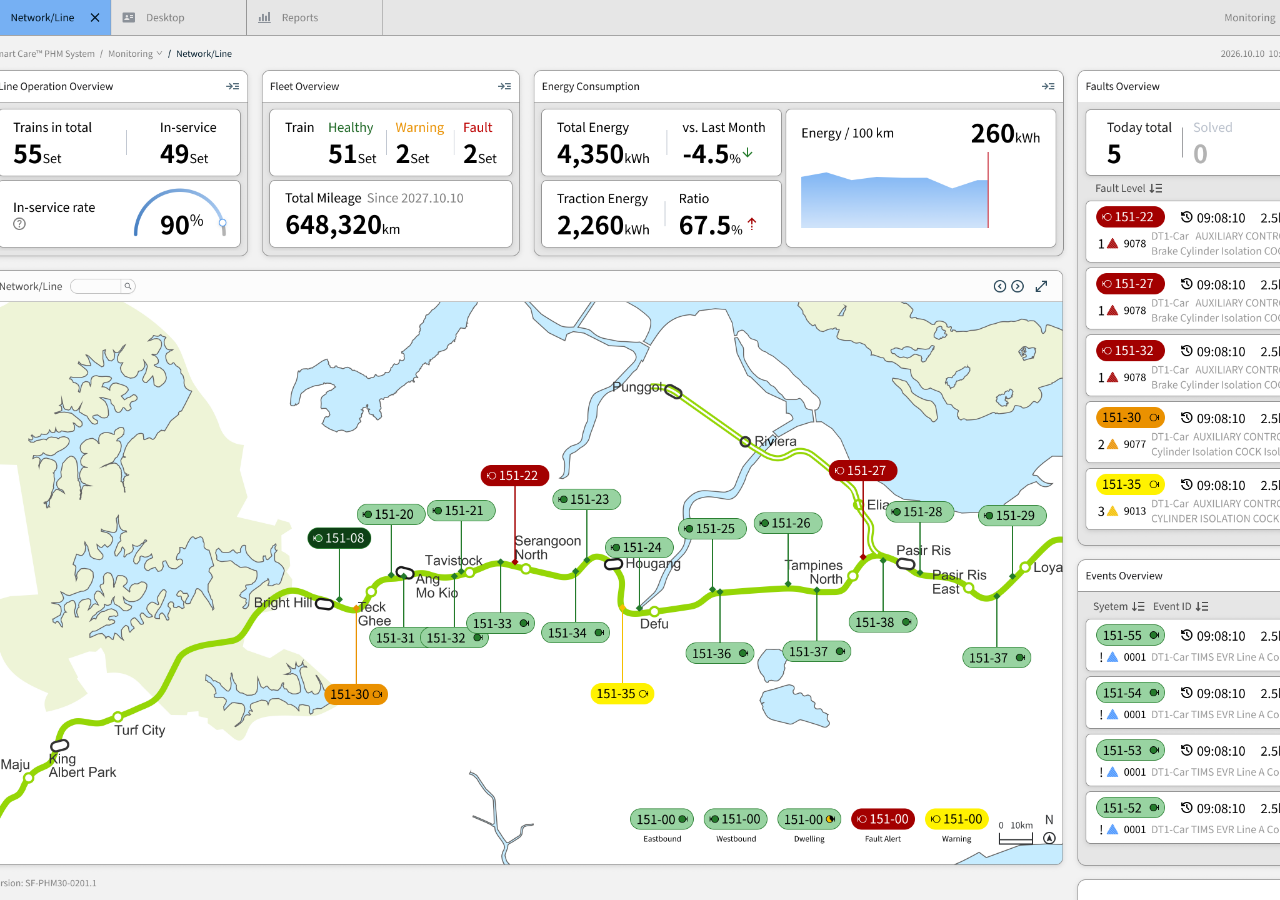
<file: github-pages/index.html>
<!doctype html>
<html lang="en">
<head>
  <meta charset="utf-8">
  <meta name="viewport" content="width=device-width, initial-scale=1">
  <meta name="color-scheme" content="light dark">
  <title>CRL-CdM System™</title>
  <link rel="icon" type="image/svg+xml" href="assets/images/favicon.svg">
  <link rel="stylesheet" href="assets/css/style.css">
</head>
<body>
  <main id="stage" aria-label="PHM line monitoring prototype"><img id="screen" class="screen" alt="PHM line monitoring screen"></main>
  <button id="sidebarToggle" class="hotspot" type="button" aria-label="Expand or collapse sidebar"></button>
  <button id="mapDetailToggle" class="hotspot" type="button" aria-label="Show route detail"></button>
  <button id="previousMode" class="hotspot" type="button" aria-label="Previous map mode"></button>
  <button id="nextMode" class="hotspot" type="button" aria-label="Next map mode"></button>
  <button id="themeToggle" class="hotspot" type="button" aria-label="Switch light and dark theme"></button>
<aside id="alertNotification" aria-hidden="true"><img src="assets/images/alert.png" alt="Alert: train 151-08, 09:08:10, 2.5 km, CR 10. Fault 9078: DT1-Car TIMS EVR Line A Communication Failure."></aside>
  <script src="assets/js/app.js"></script>
</body>
</html>
</file>
<file: github-pages/assets/css/style.css>
:root { color-scheme: light dark; background: #f4f4f4; }
    html, body { width: 100%; height: 100%; margin: 0; overflow: hidden; background: #f4f4f4; }
    html[data-theme="dark"], html[data-theme="dark"] body { background: #484848; }
    #stage { position: fixed; inset: 0; overflow: hidden; }
    .screen { position: absolute; top: 0; left: 50%; width: auto; height: 100%; transform: translateX(-50%); object-fit: contain; object-position: center top; user-select: none; -webkit-user-drag: none; }
    .hotspot { position: fixed; border: 0; background: transparent; padding: 0; cursor: pointer; z-index: 2; }
    #previousMode, #nextMode { z-index: 3; touch-action: manipulation; -webkit-tap-highlight-color: transparent; }
    .hotspot:focus-visible { outline: 3px solid #5b83d7; outline-offset: 3px; }
    #alertNotification { position: fixed; top: 24px; left: 50%; width: min(39.861111vh, calc(100vw - 32px)); z-index: 2050; opacity: 0; visibility: hidden; pointer-events: none; transform: translate(-50%, -20px); transition: opacity 240ms ease, transform 240ms ease, visibility 240ms; }
    #alertNotification.is-visible { opacity: 1; visibility: visible; transform: translate(-50%, 0); }
    #alertNotification img { display: block; width: 100%; height: auto; }
    @media (prefers-reduced-motion: reduce) { #alertNotification { transition: none; } }
</file>
